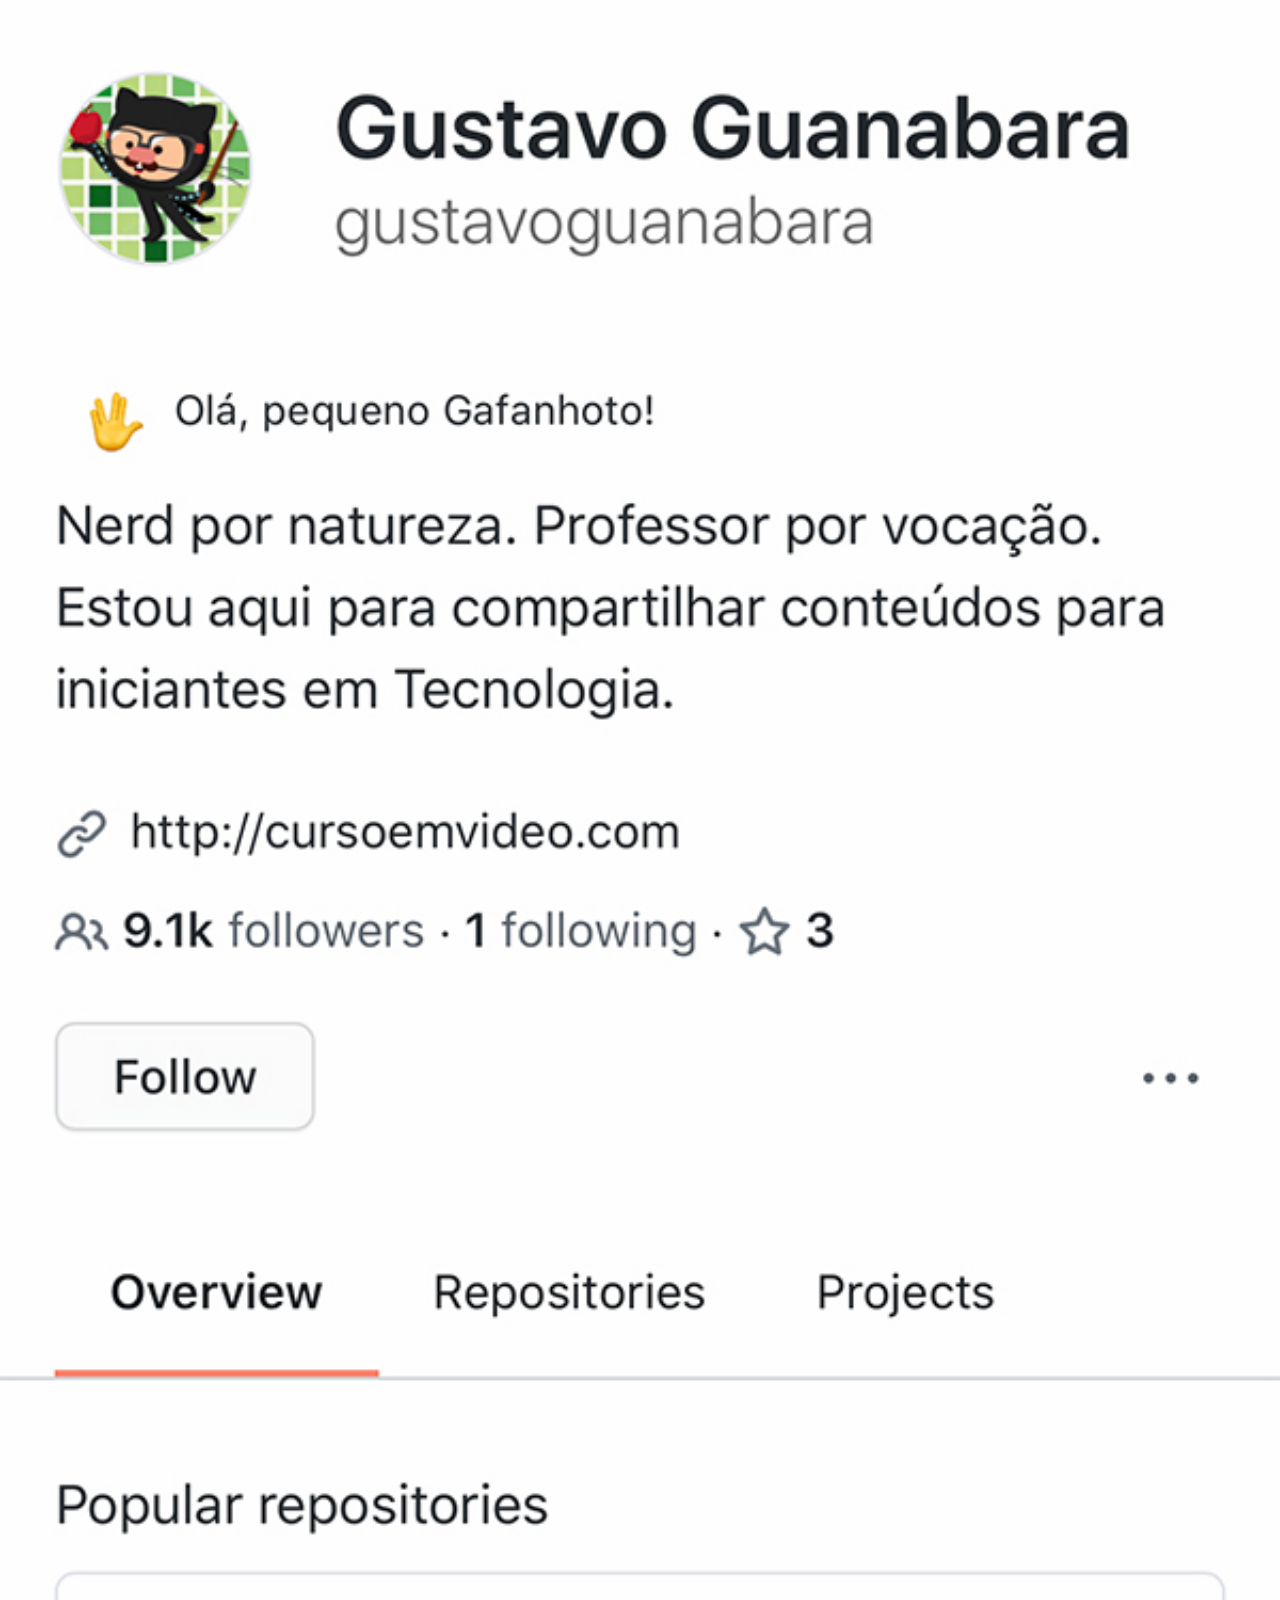
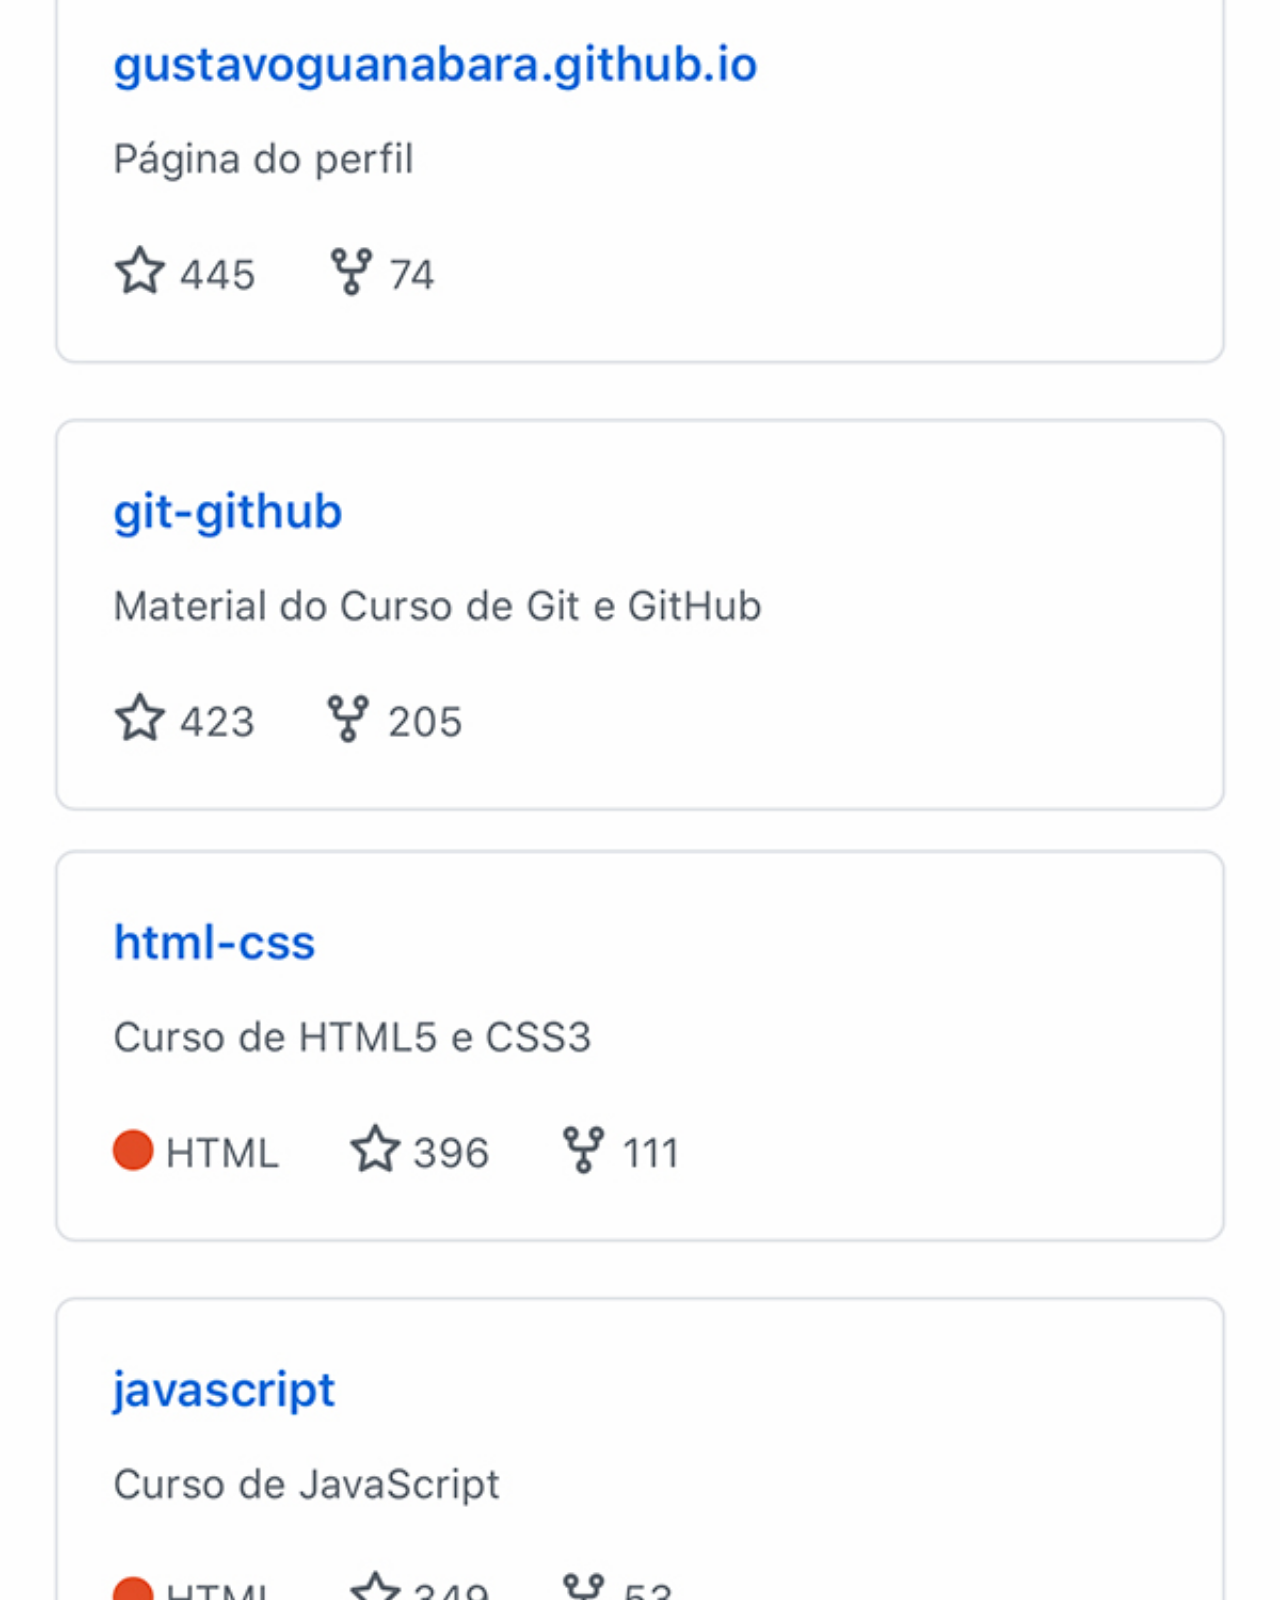
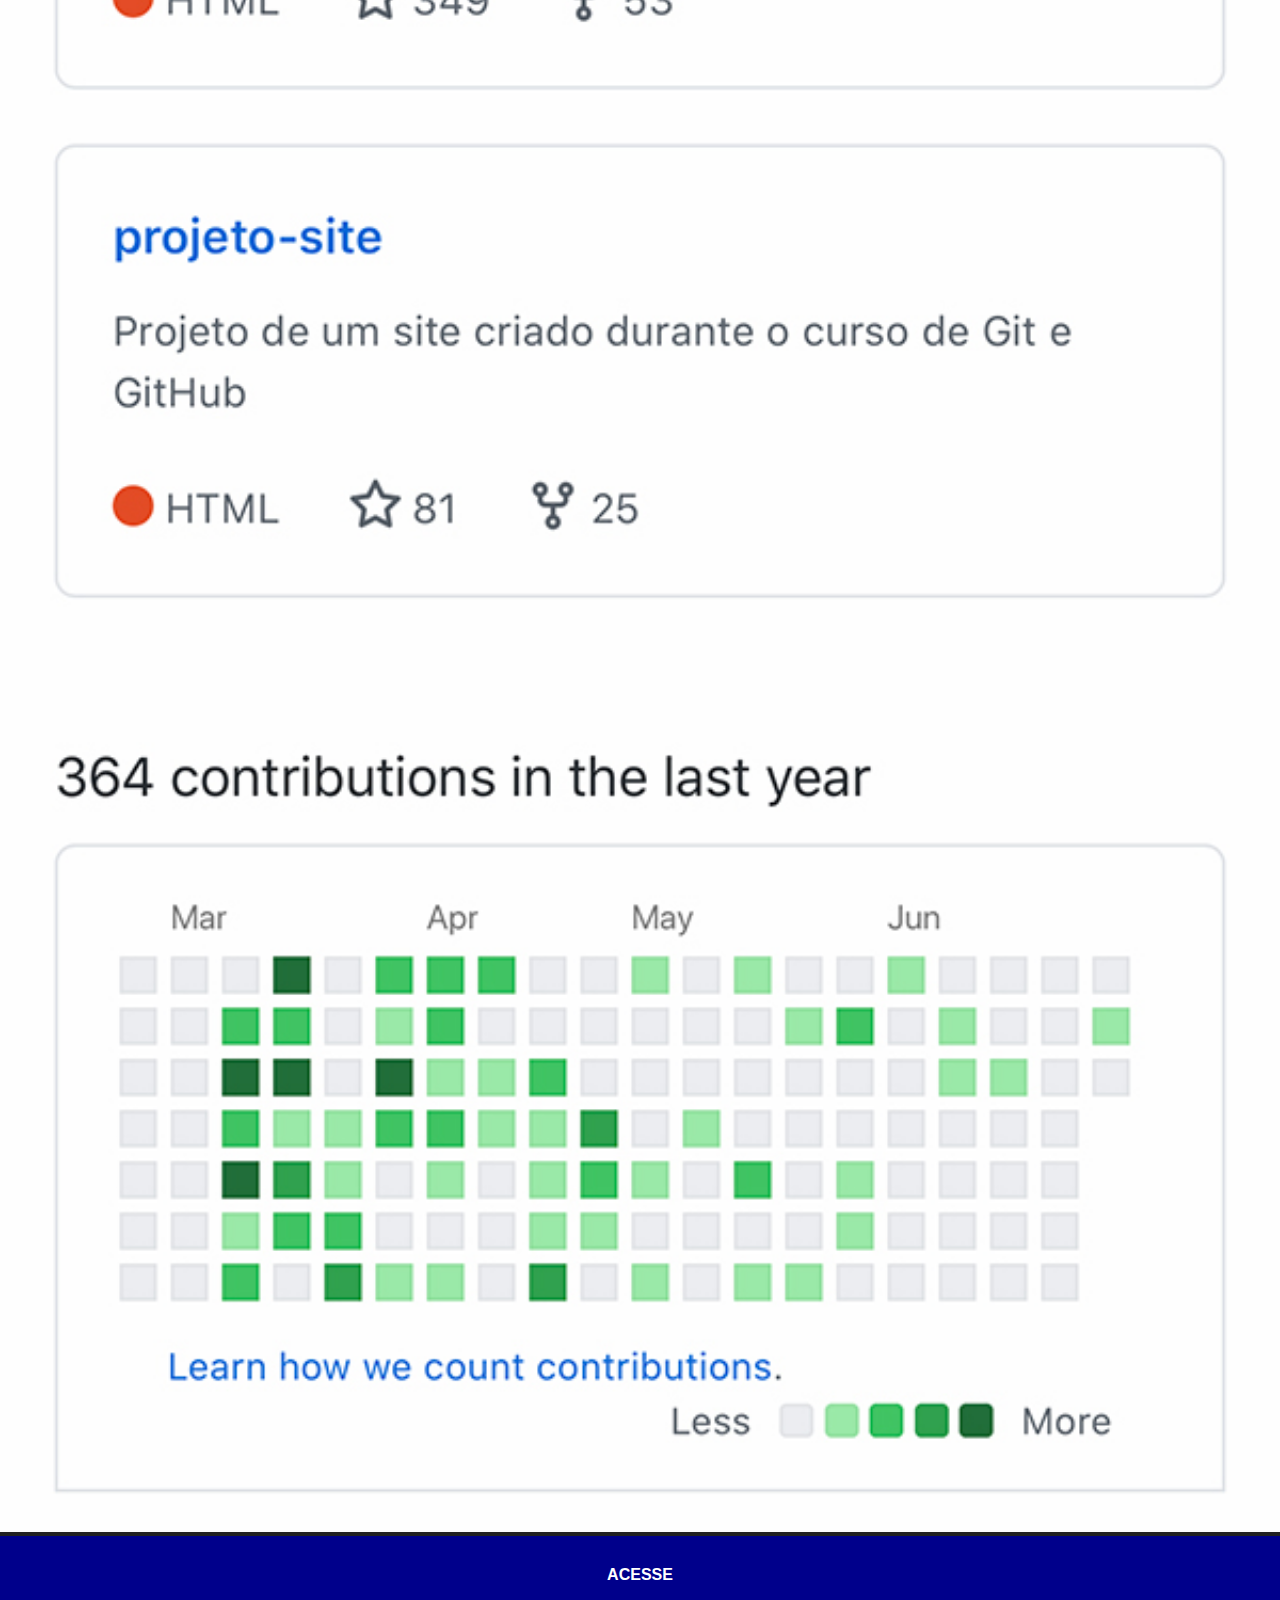
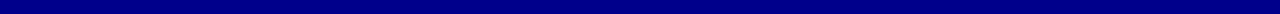
<file: github.html>
<!DOCTYPE html>
<html lang="pt-br">
<head>
    <meta charset="UTF-8">
    <meta name="viewport" content="width=device-width, initial-scale=1.0">
    <title>Youtube</title>
    <link rel="stylesheet" href="style/style-telas.css">
</head>
<body>
    <img src="imagens/tela-github.jpg" alt="Tela do github">
    <a href="https://github.com/gustavoguanabara" target="_blank">ACESSE</a>
</body>
</html>
</file>
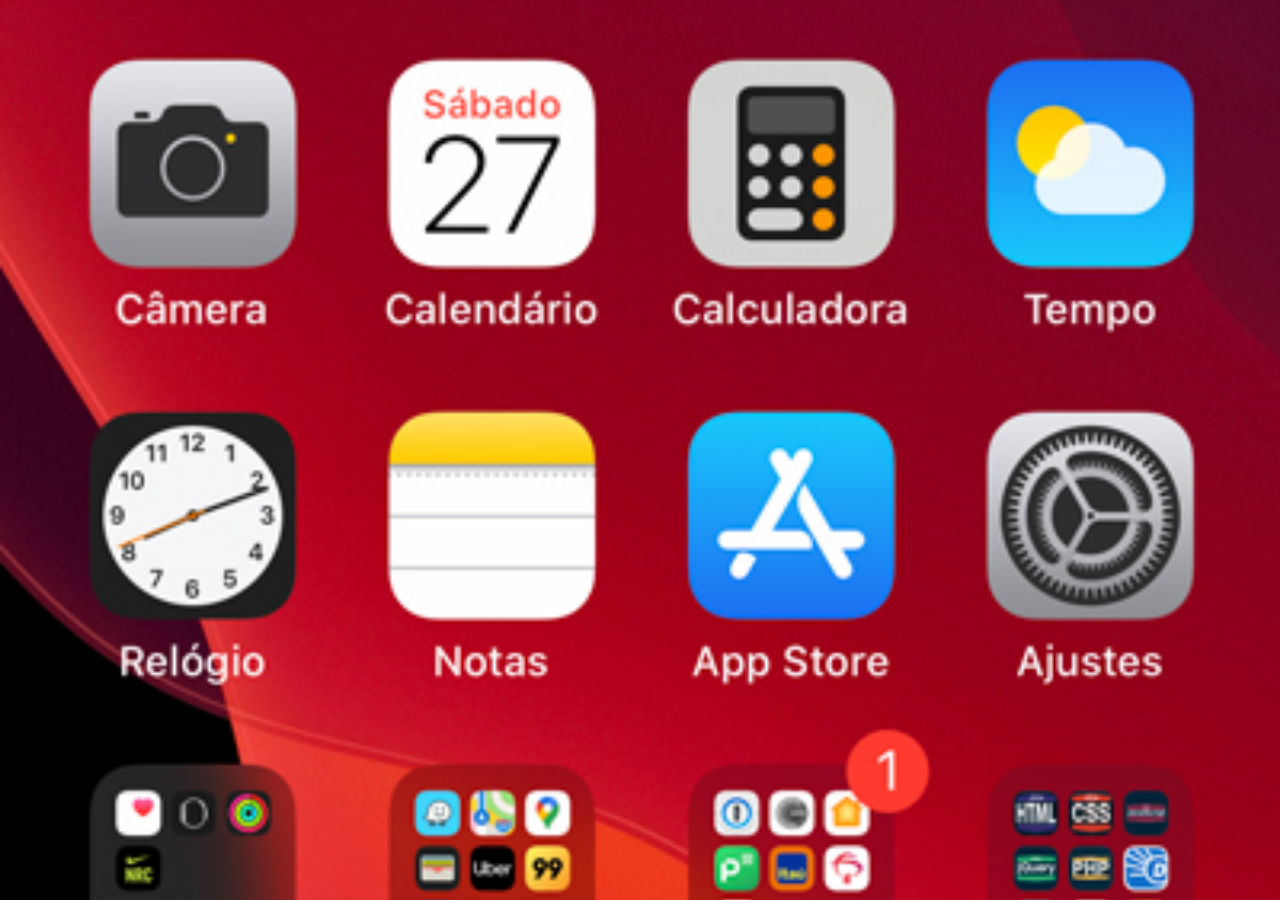
<file: home.html>
<!DOCTYPE html>
<html lang="pt-br">
<head>
    <meta charset="UTF-8">
    <meta name="viewport" content="width=device-width, initial-scale=1.0">
    <title>Home</title>
    <style>
        * {
            margin: 0px;
            padding: 0px;
        }

        body {
            background: black url("imagens/tela-home.jpg") top center no-repeat ;
            width: 100vw;
            height: 100vh;
            background-size: cover;
        }
    </style>
</head>
<body>
    
</body>
</html>
</file>
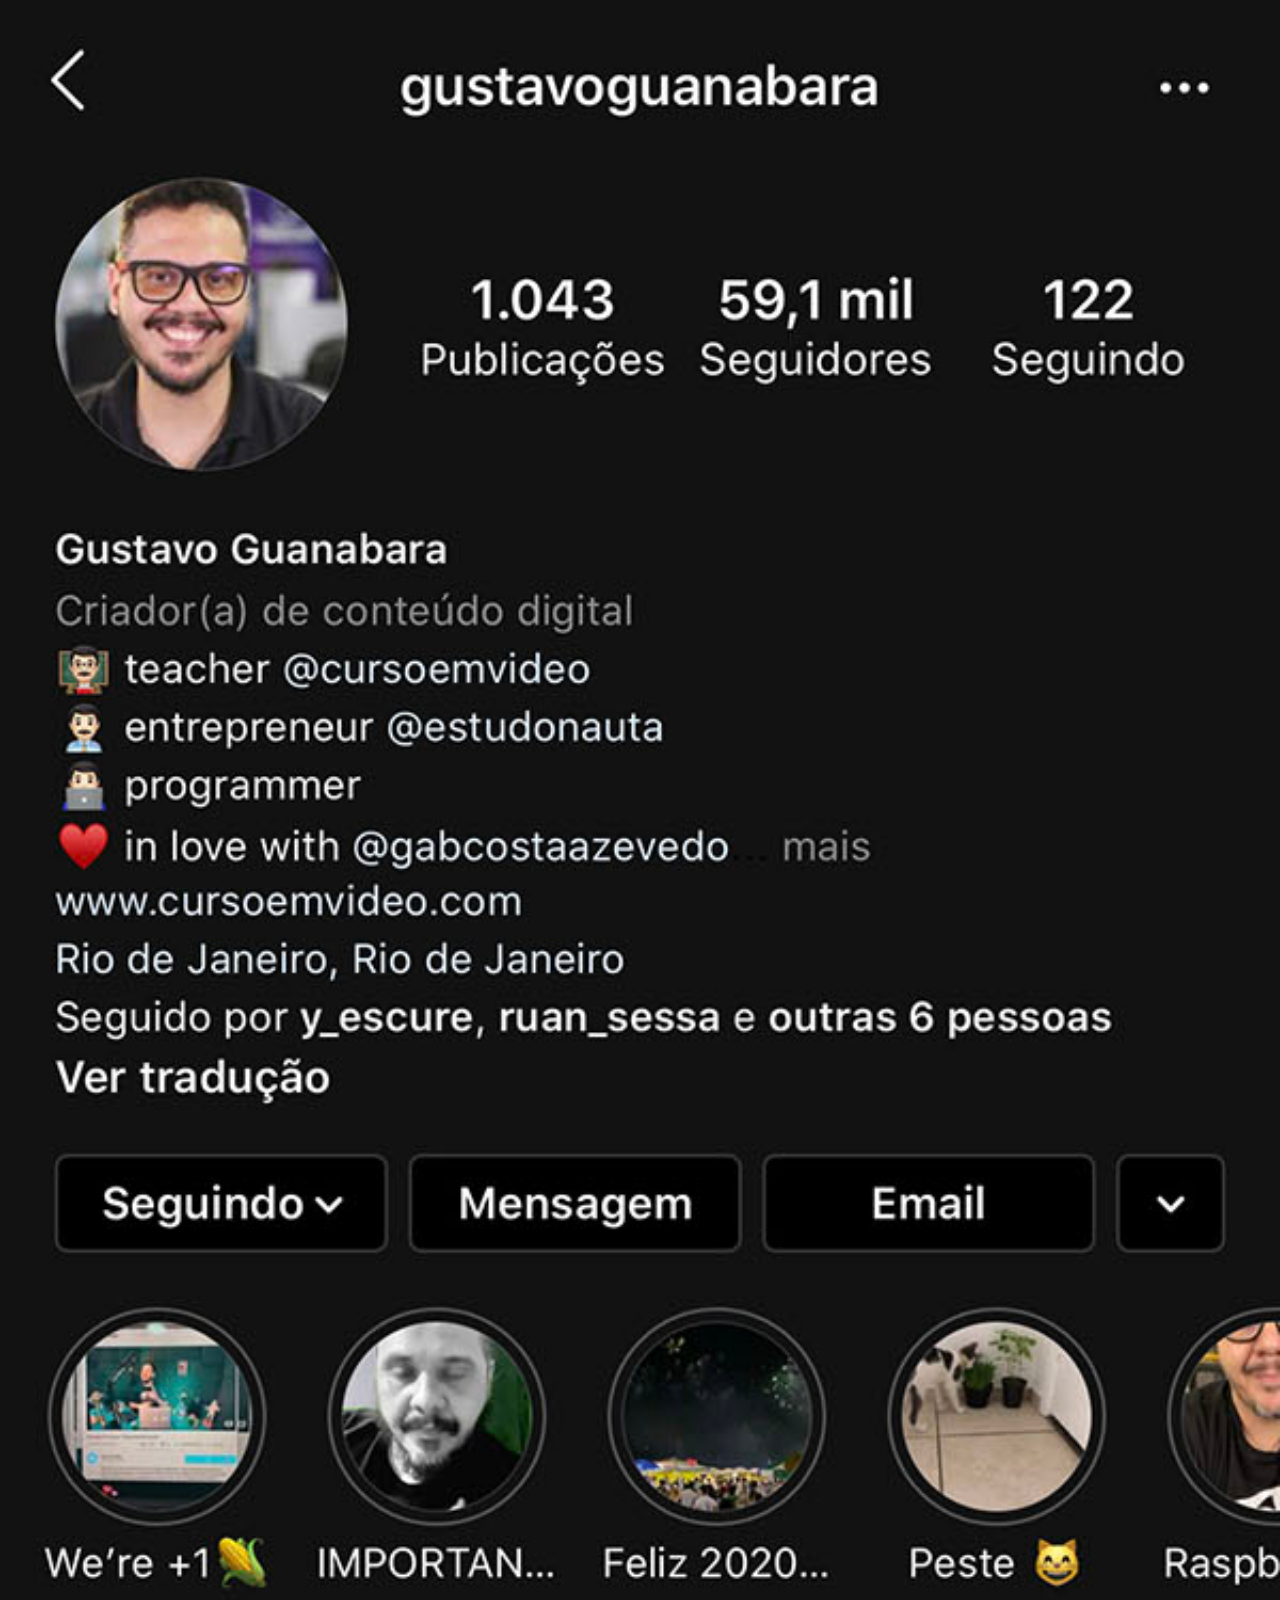
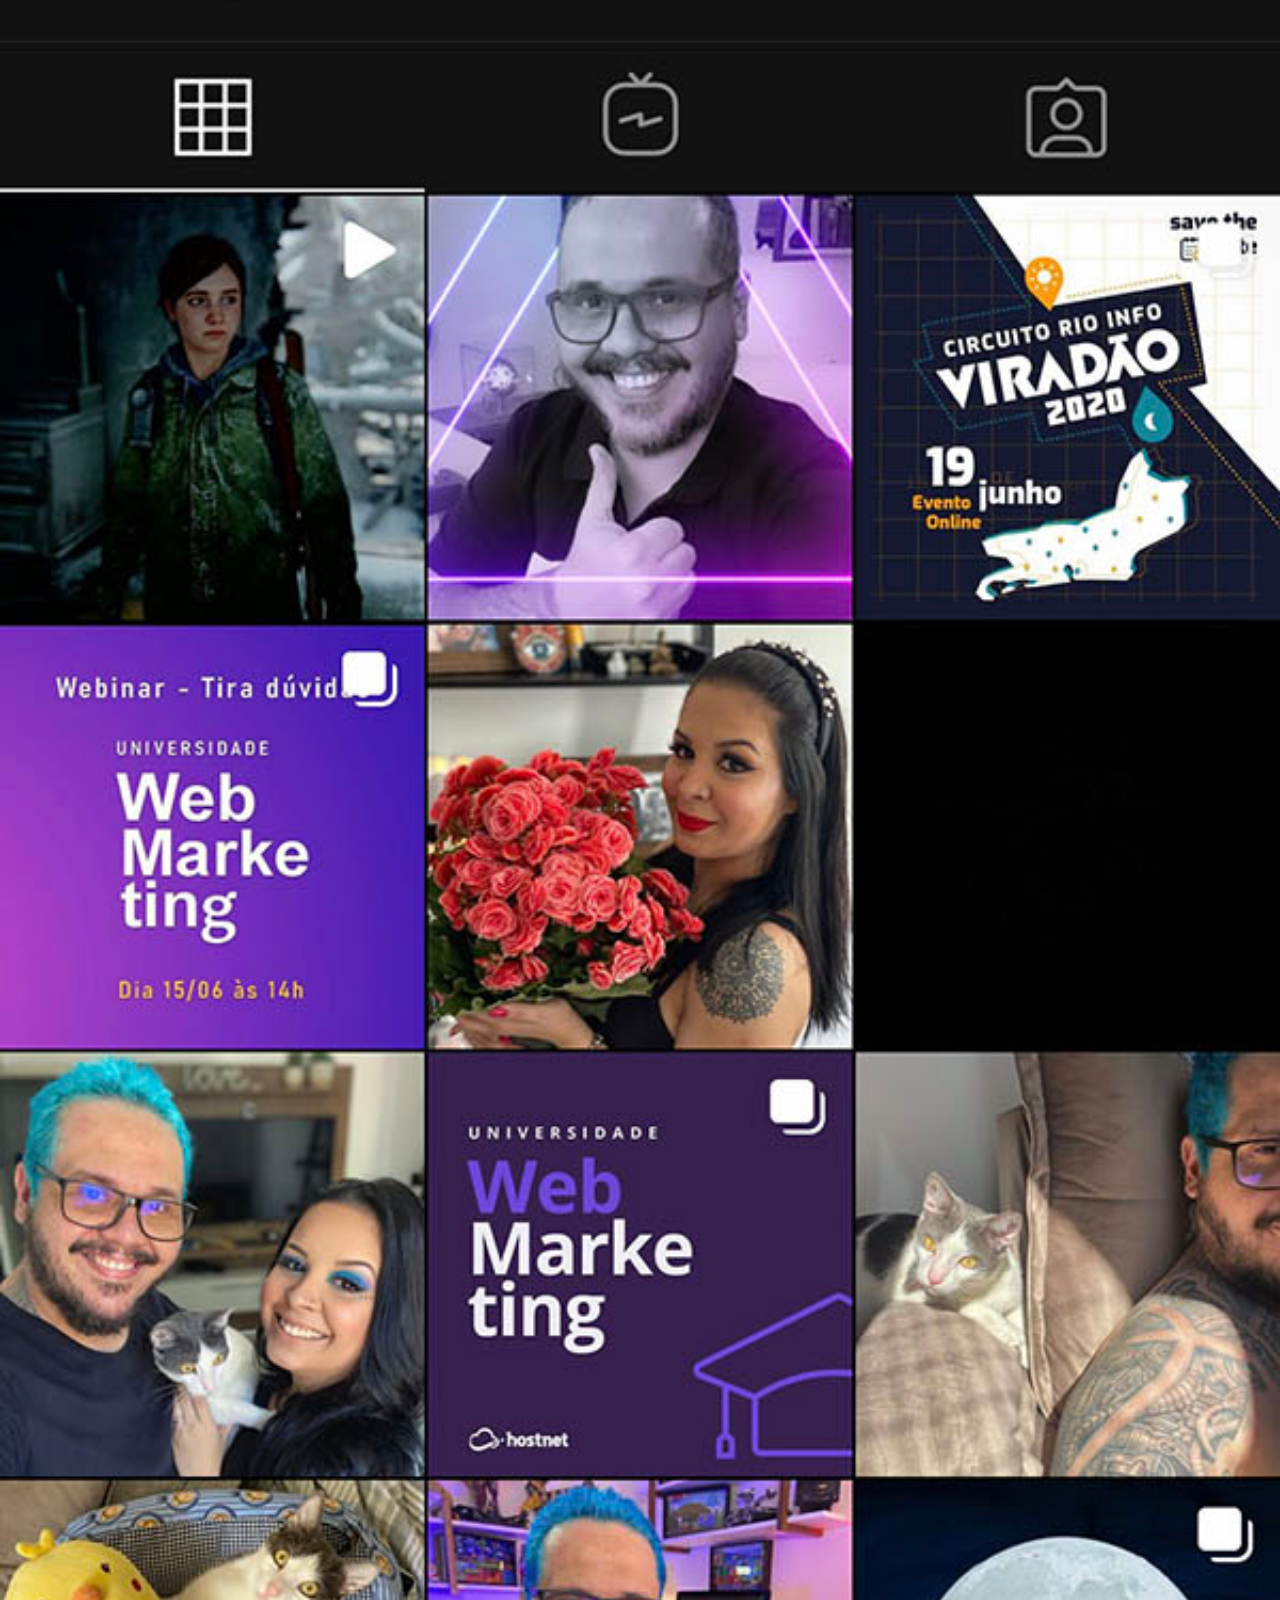
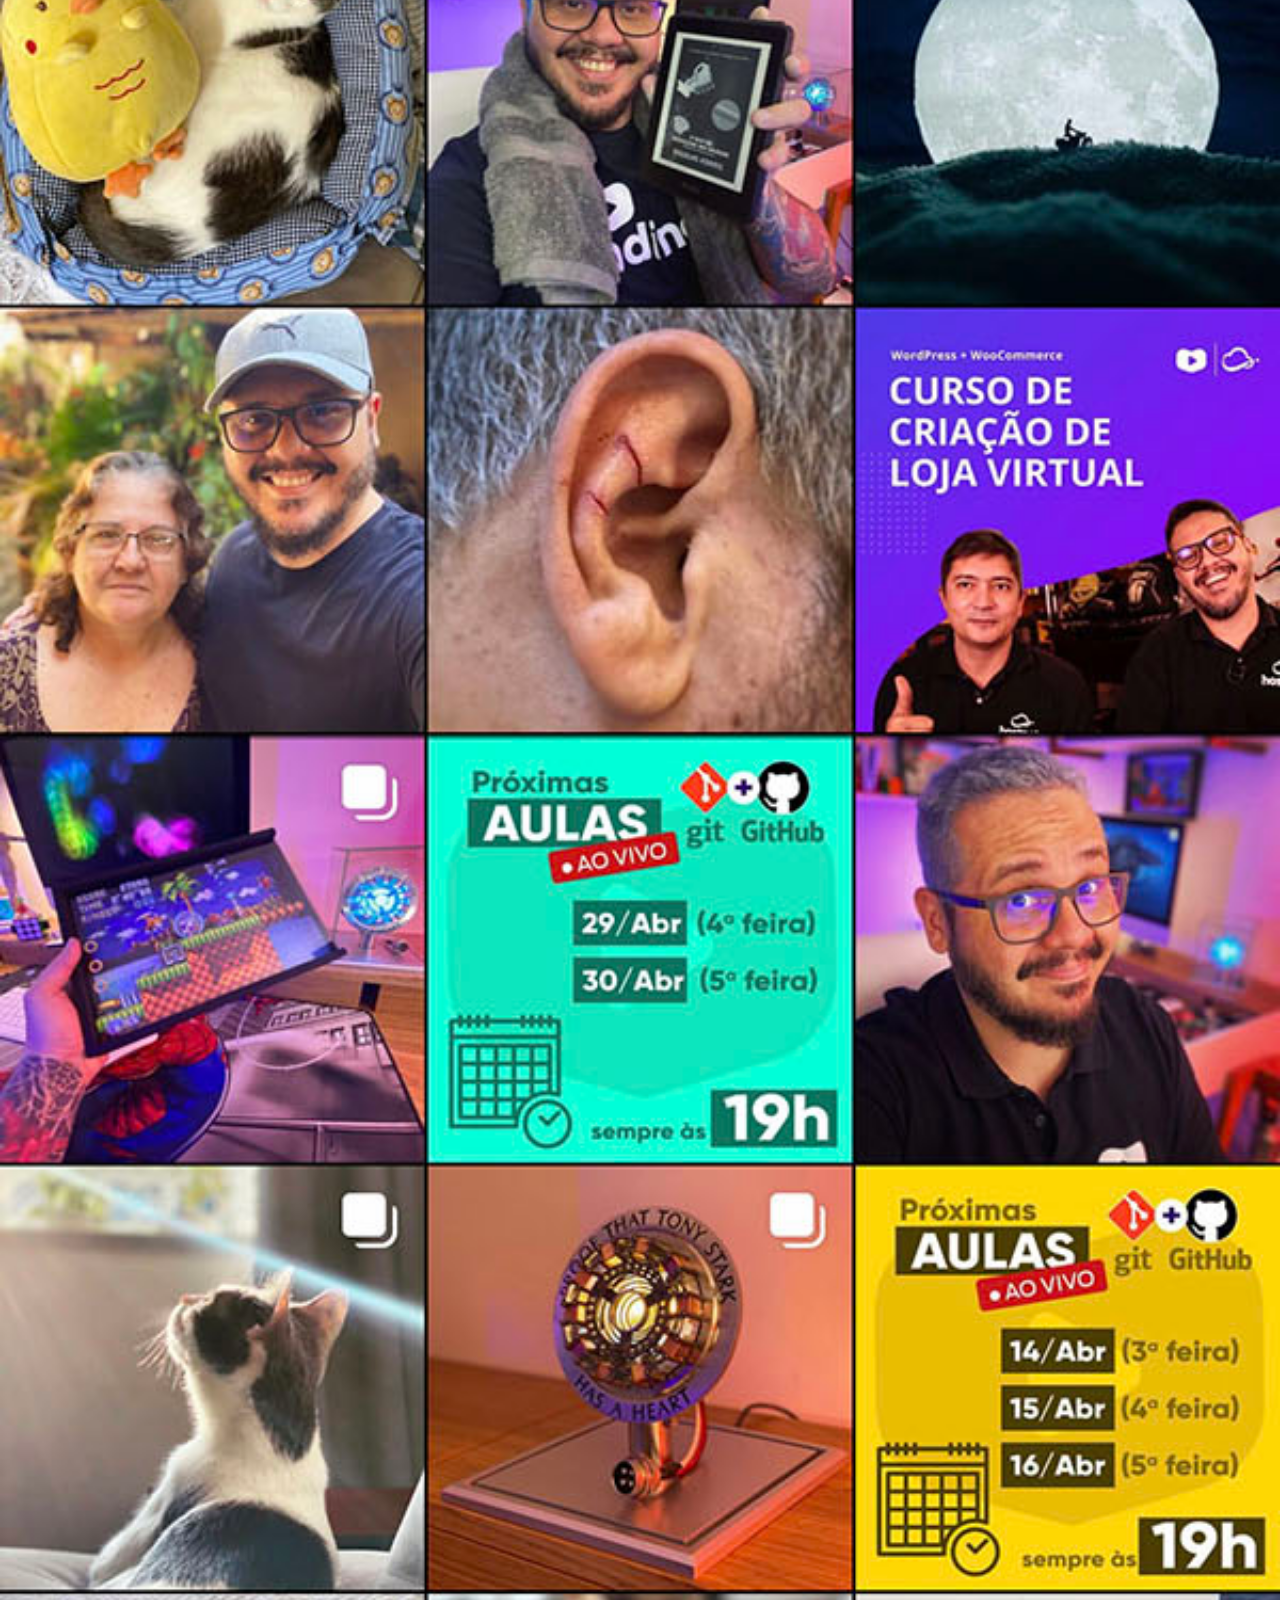
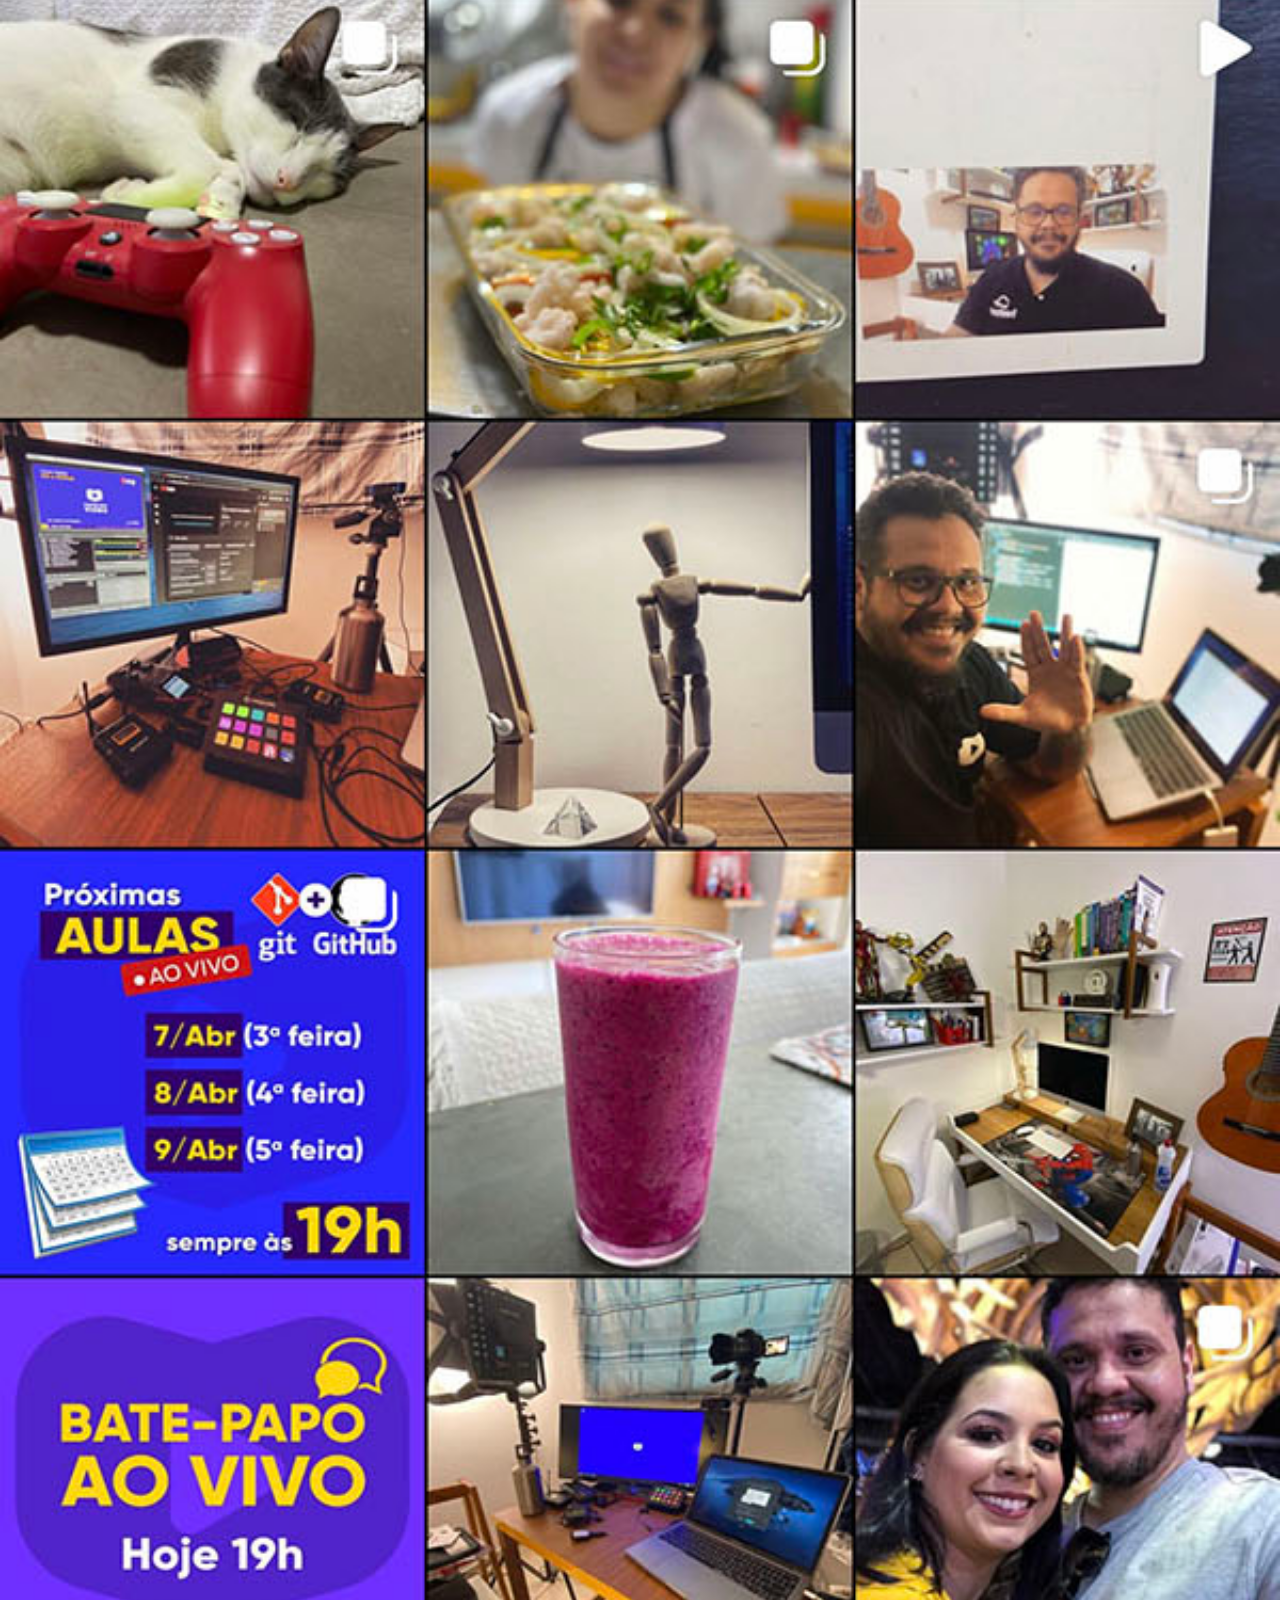
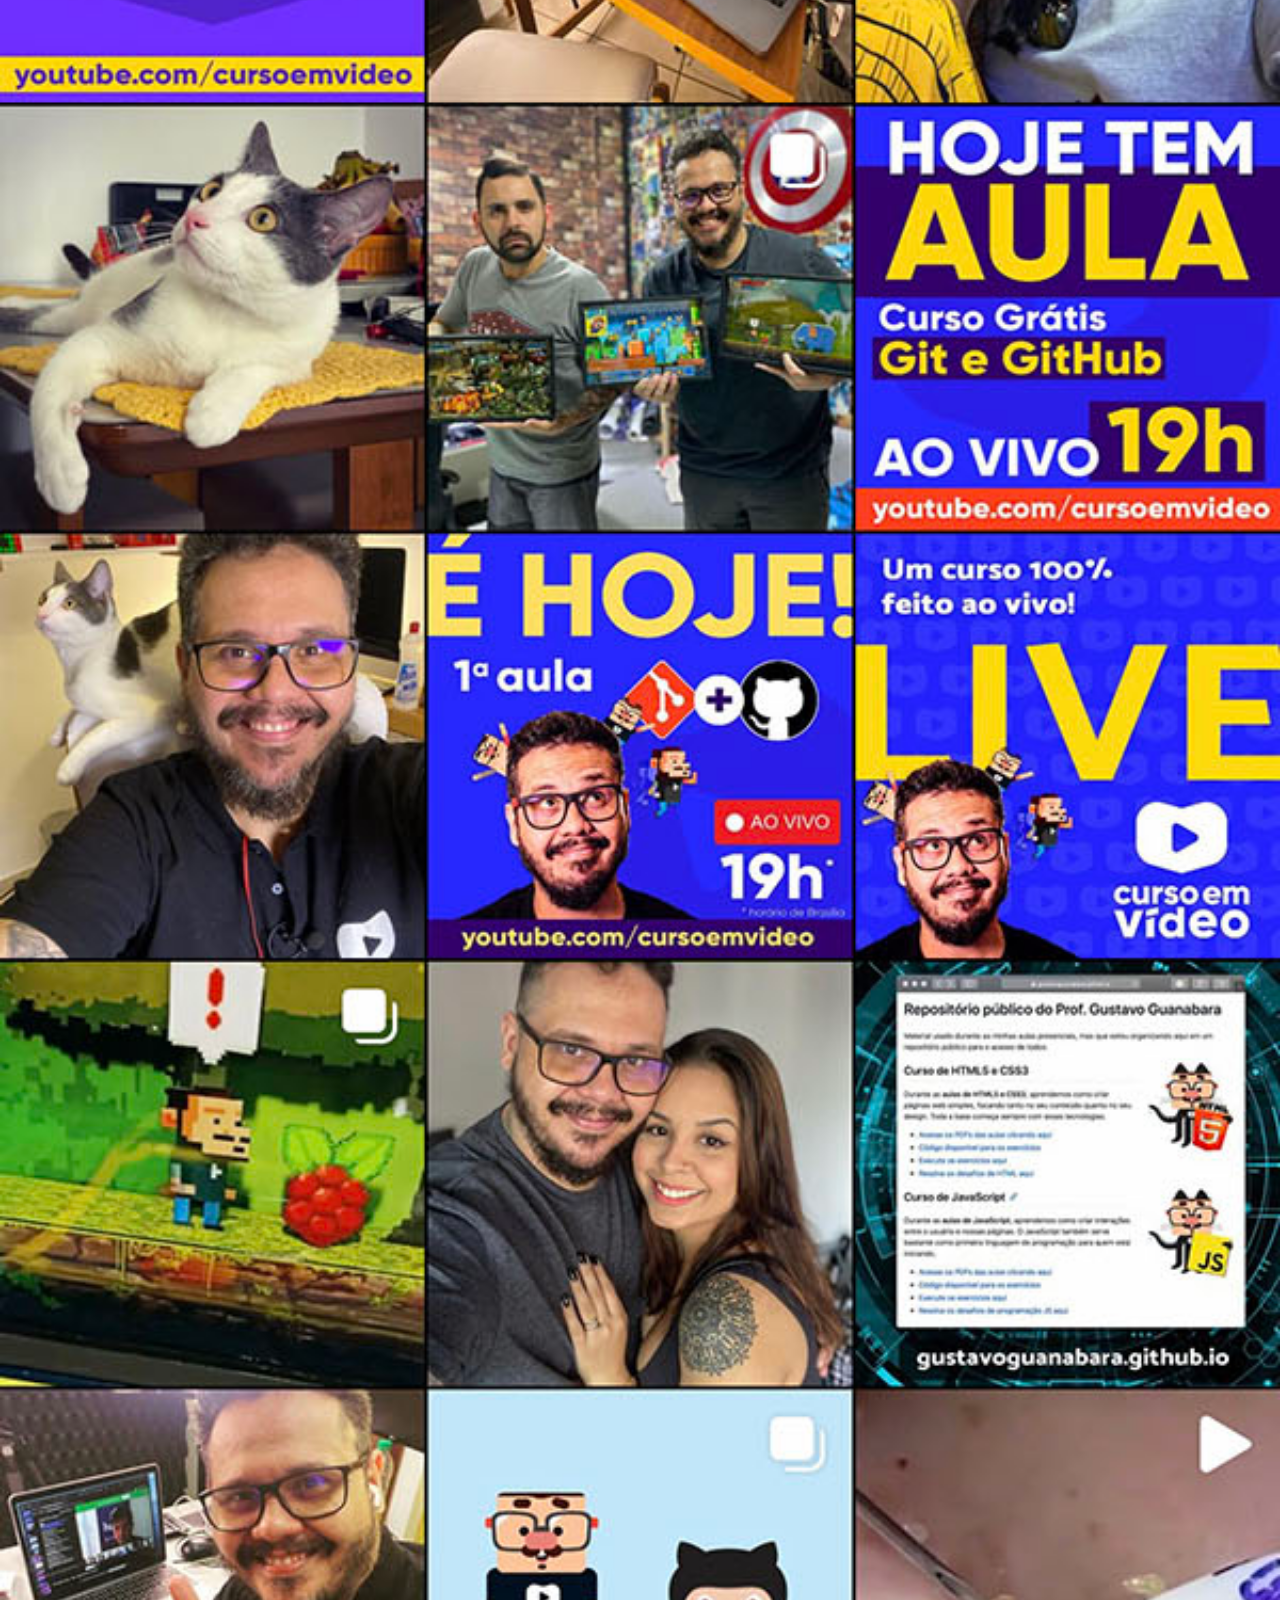
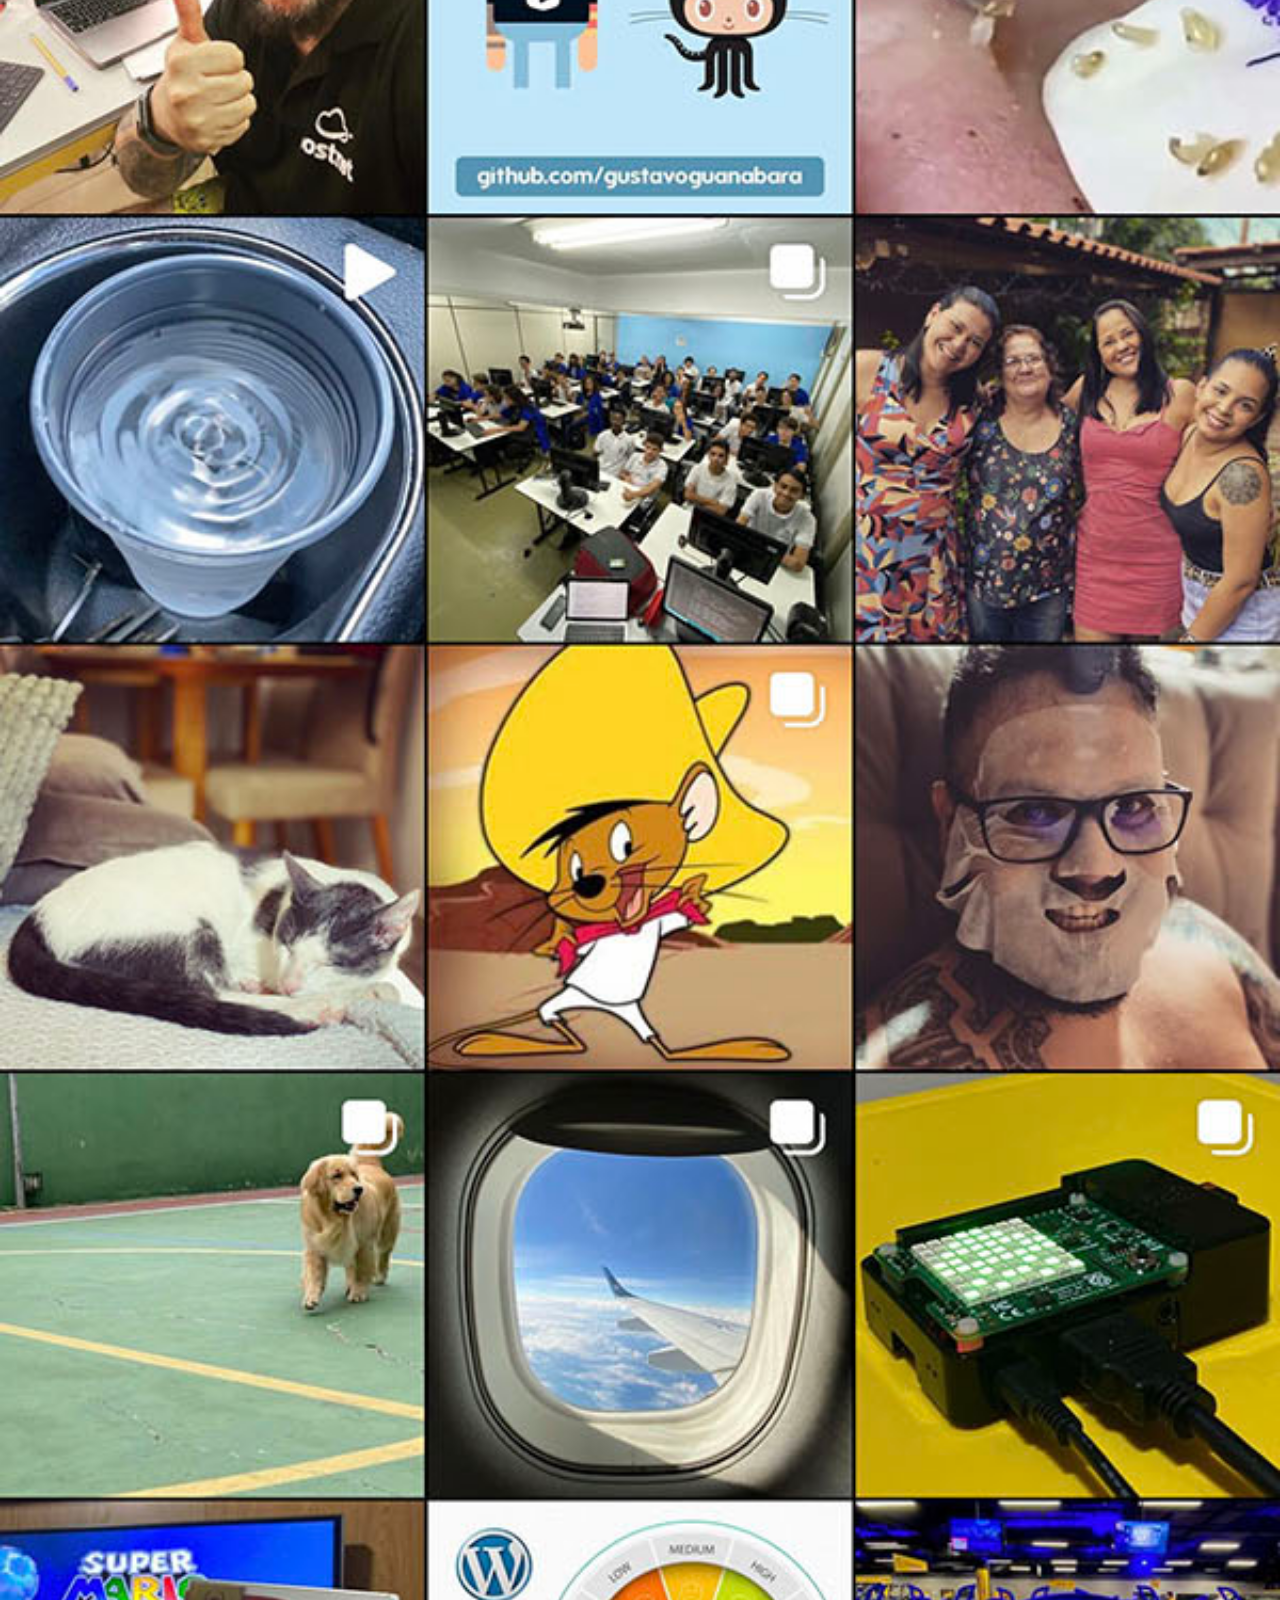
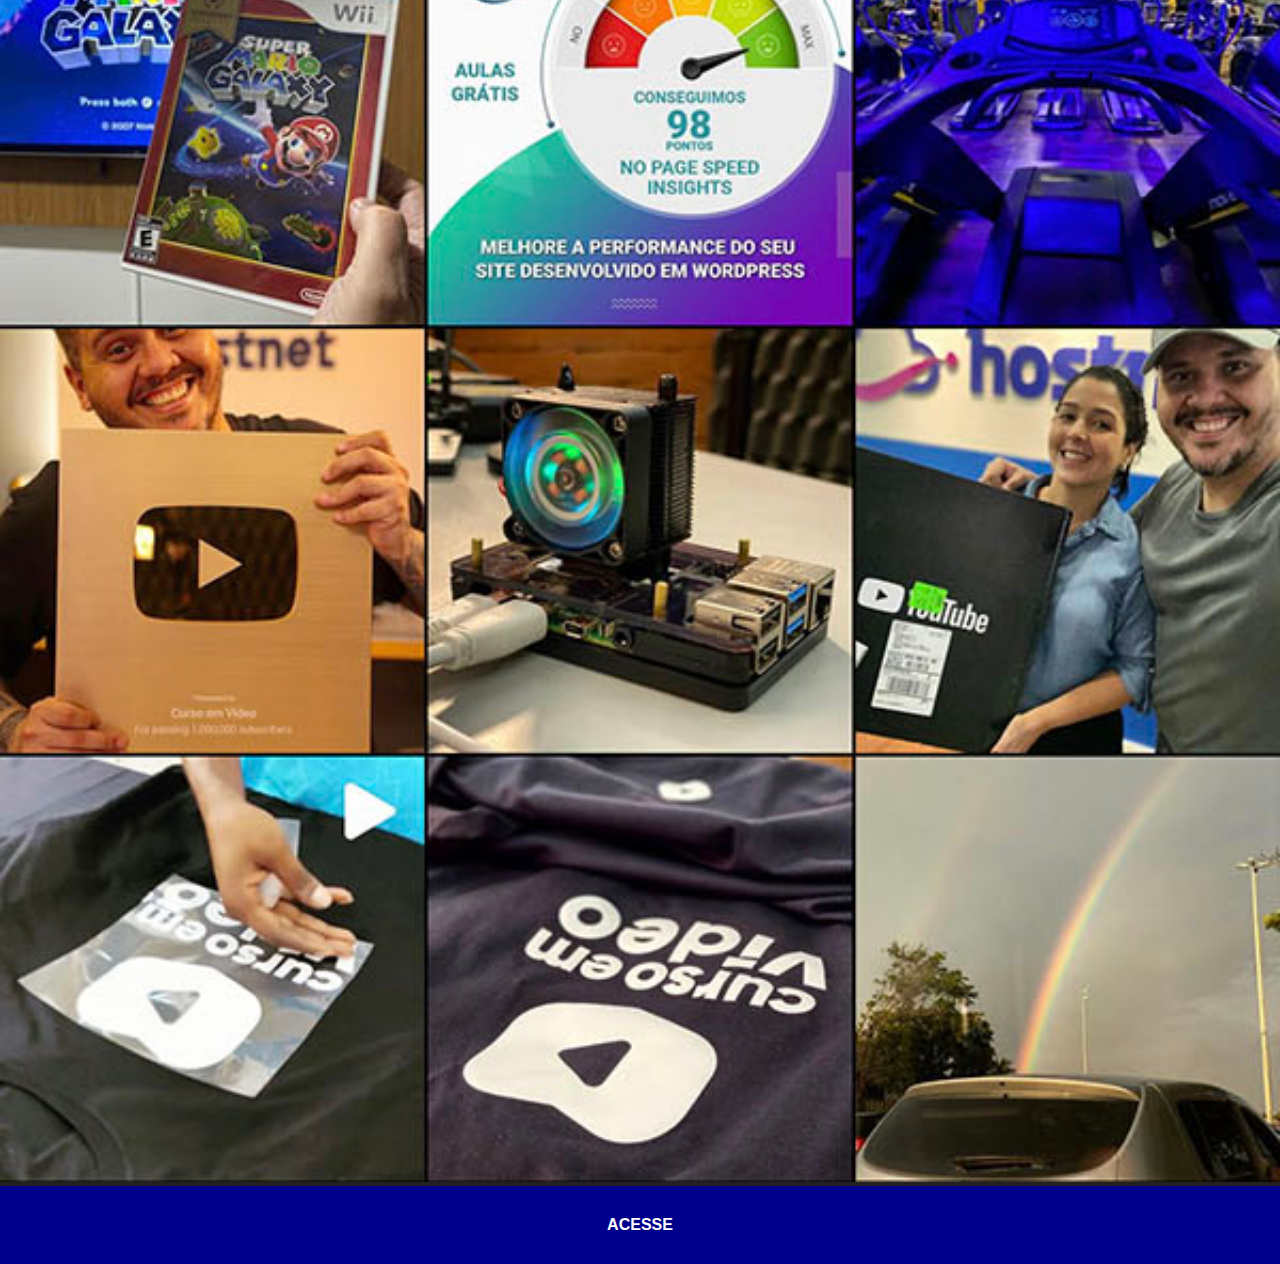
<file: instagram.html>
<!DOCTYPE html>
<html lang="pt-br">
<head>
    <meta charset="UTF-8">
    <meta name="viewport" content="width=device-width, initial-scale=1.0">
    <title>Youtube</title>
    <link rel="stylesheet" href="style/style-telas.css">
</head>
<body>
    <img src="imagens/tela-instagram.jpg" alt="Tela do Instagram">
    <a href="https://www.instagram.com/cursoemvideo/?hl=en" target="_blank">ACESSE</a>
</body>
</html>
</file>
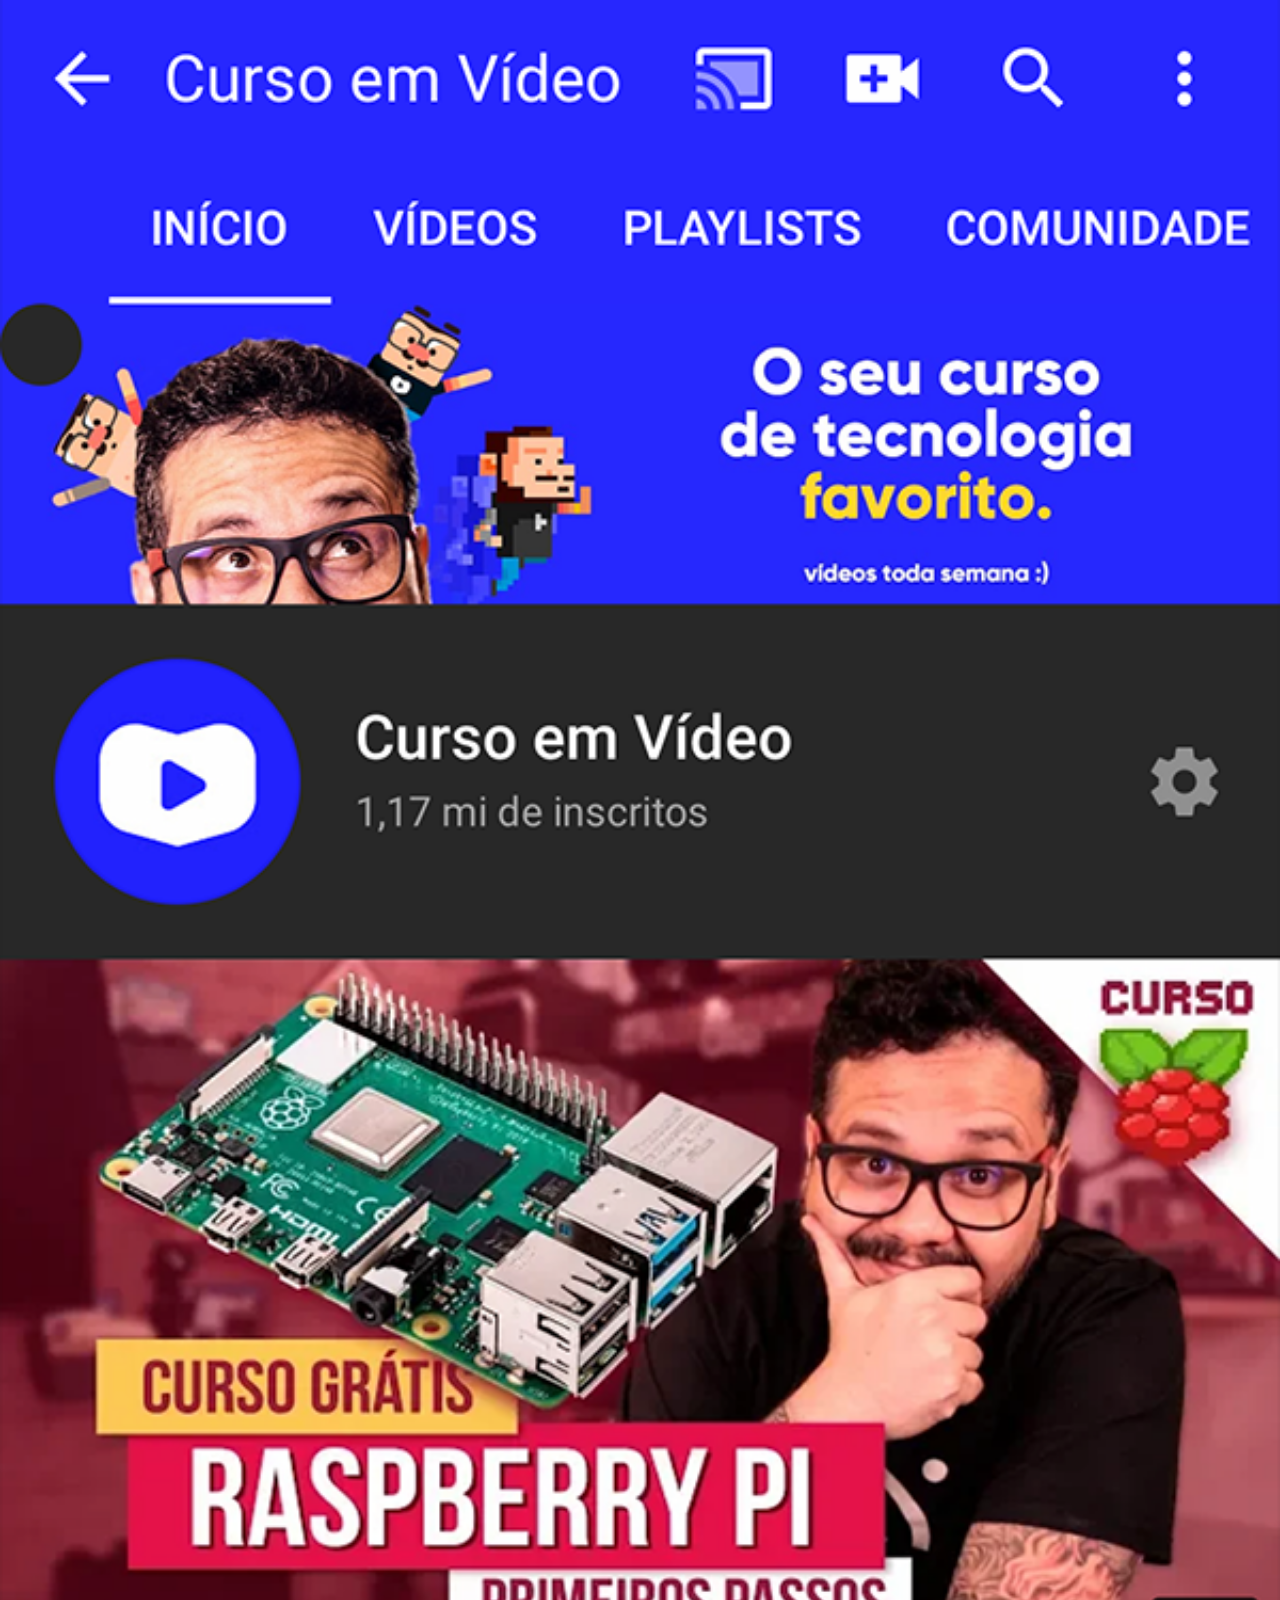
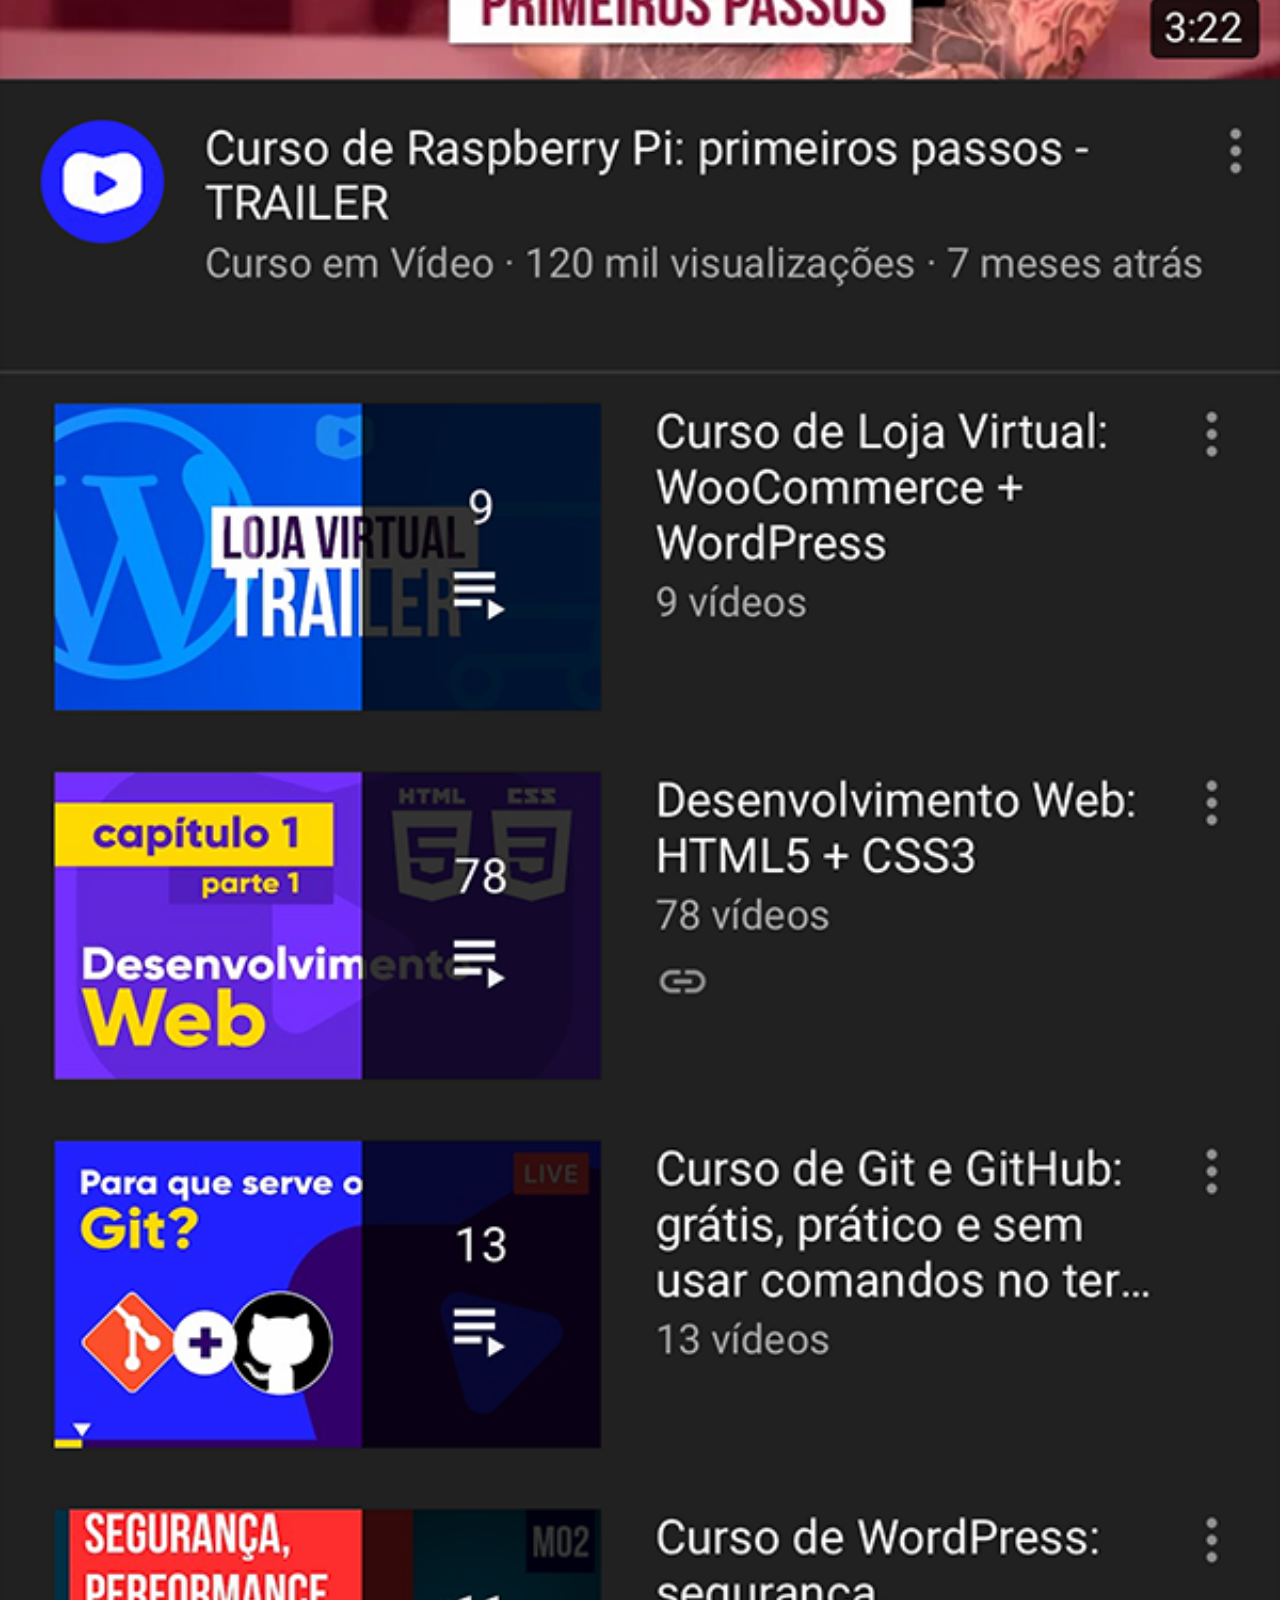
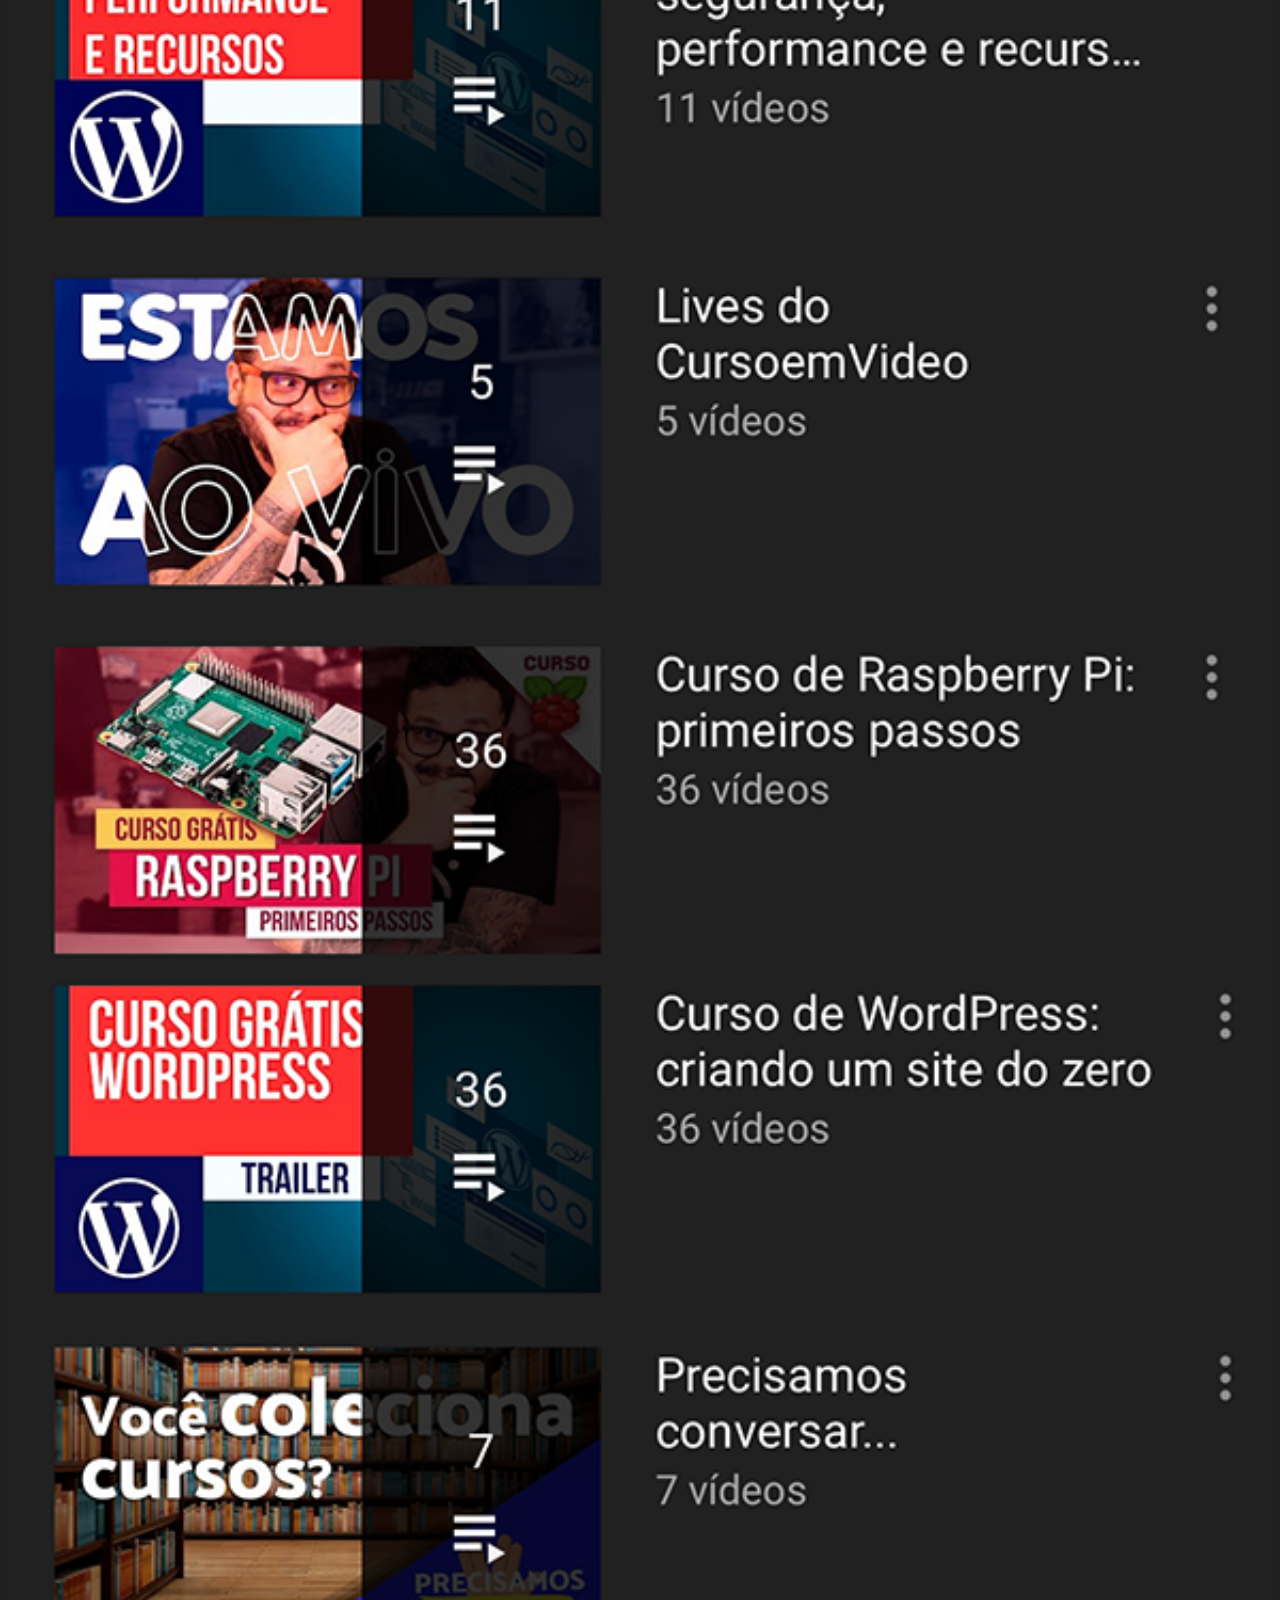
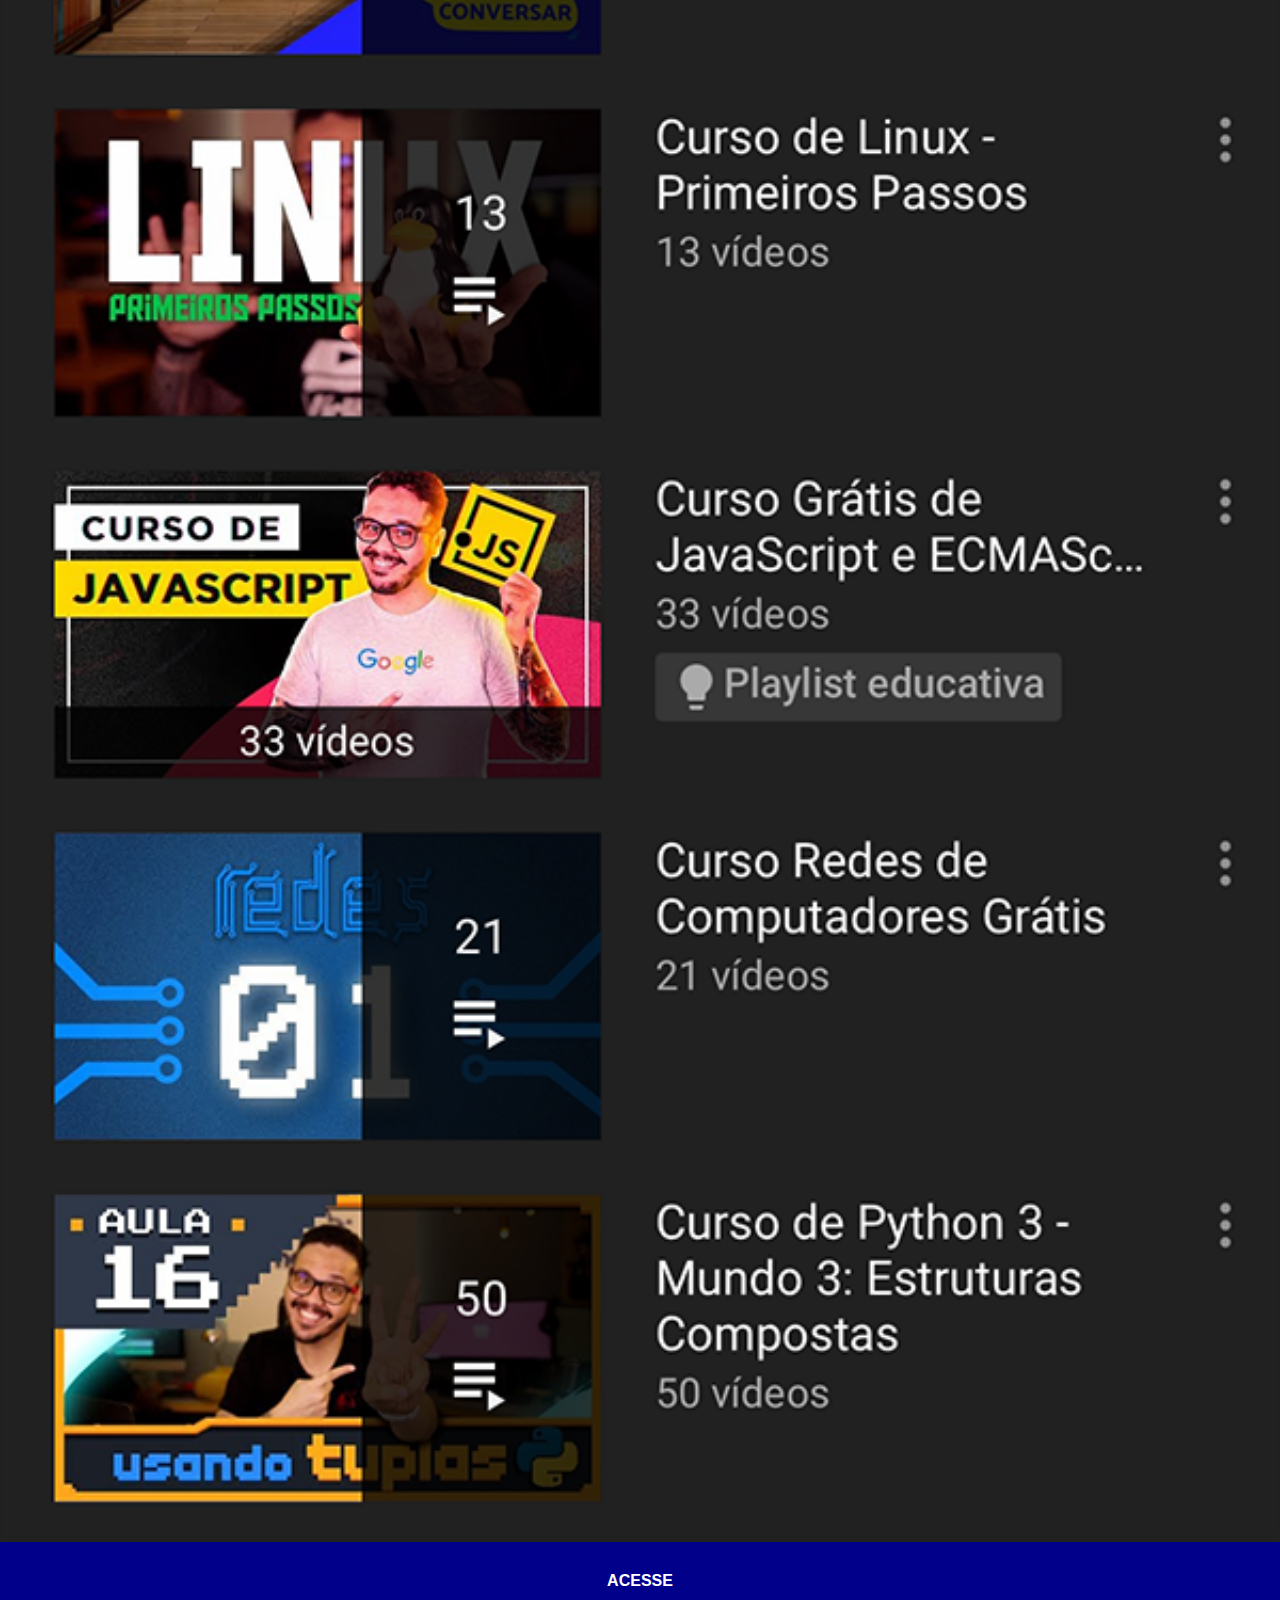
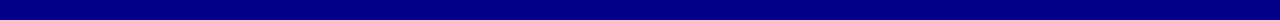
<file: youtube.html>
<!DOCTYPE html>
<html lang="pt-br">
<head>
    <meta charset="UTF-8">
    <meta name="viewport" content="width=device-width, initial-scale=1.0">
    <title>Youtube</title>
    <link rel="stylesheet" href="style/style-telas.css">
</head>
<body>
    <img src="imagens/tela-youtube.png" alt="Tela do Youtube">
    <a href="https://www.youtube.com/c/CursoemV%C3%ADdeo/playlists" target="_blank">ACESSE</a>
</body>
</html>
</file>
<file: style/style-telas.css>
@charset "UTF-8";

* {
    padding: 0px;
    margin: 0px;
    font-family: Arial, Helvetica, sans-serif;
}

body {
    background-color: #212121;
}

img {
    width: 100vw;
}

::-webkit-scrollbar {
    width: 0px;
    height: 0px;
}

a {
    display: block;
    background-color: darkblue;
    text-align: center;
    color: white;
    text-decoration: none;
    padding: 30px;
    font-weight: bolder;
}

a:hover {
    background-color: blue;
    transform: scale(93%);
    transition-duration: 0.13s;
    box-shadow: inset 0px 0px 7px 5px rgba(0, 0, 0, 0.4);
}
</file>
